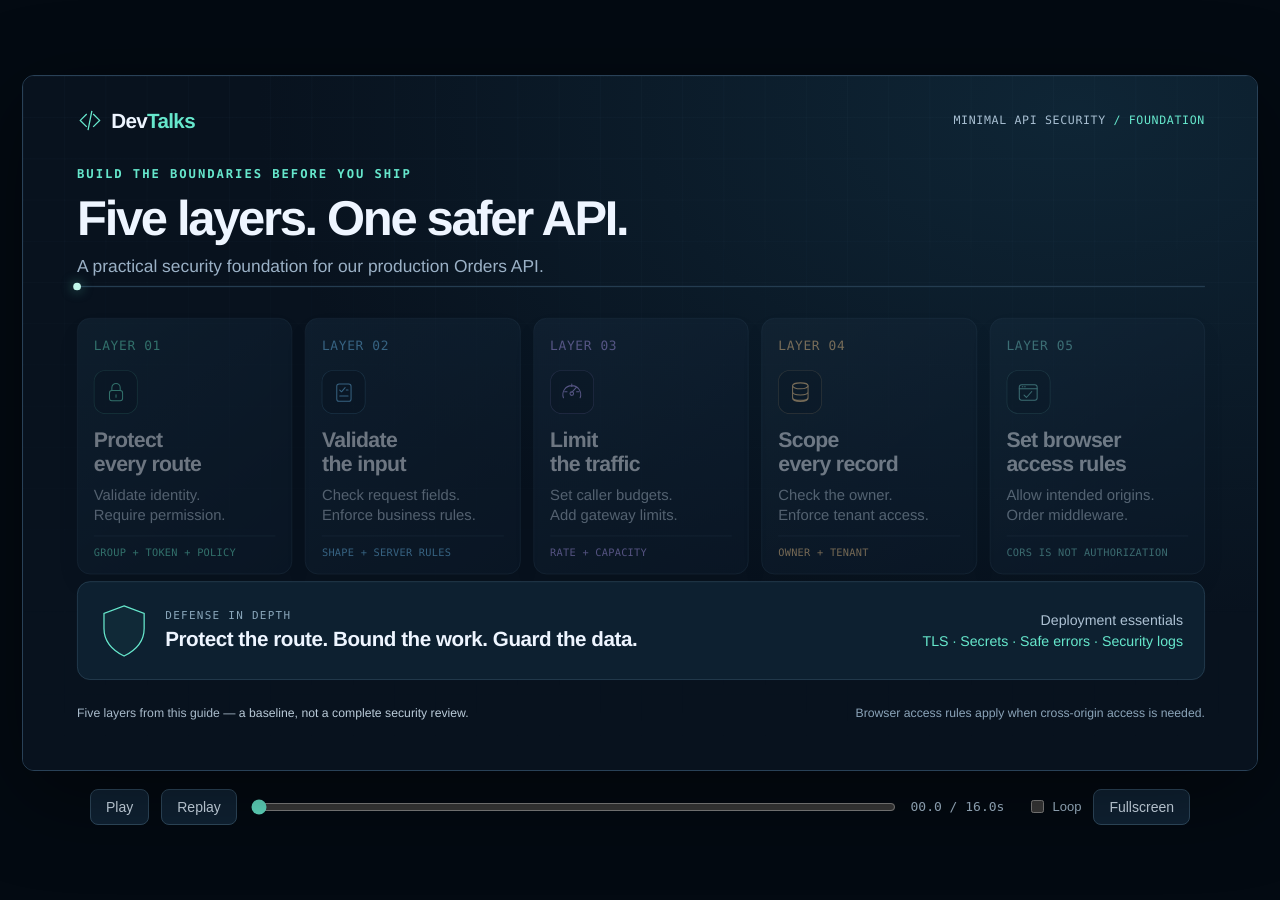
<file: src/input/assets/demos/minimal-api-security-layers.html>
<!doctype html>
<html lang="en">
<head>
<meta charset="utf-8">
<meta name="viewport" content="width=device-width, initial-scale=1">
<title>DevTalks — Five security layers</title>
<style>
:root{color-scheme:dark;font-family:'Segoe UI Variable','Segoe UI',Arial,sans-serif;color:#eef5ff;background:#030a12;font-synthesis:none}*{box-sizing:border-box}body{margin:0}button,input{font:inherit}button{cursor:pointer}button:focus-visible,input:focus-visible{outline:2px solid #66e7cc;outline-offset:4px}.app{min-height:100vh;display:flex;flex-direction:column;align-items:center;justify-content:center;padding:22px;gap:18px}.viewport{position:relative;overflow:hidden;flex:none;border:1px solid #294157;border-radius:12px;background:#08121e;box-shadow:0 24px 90px #0007}#stage{position:absolute;left:0;top:0;width:1920px;height:1080px;transform-origin:top left;overflow:hidden;background:radial-gradient(ellipse at 85% 5%,#13324599,transparent 55%),#08121e;-webkit-font-smoothing:antialiased;text-rendering:geometricPrecision}.grid{position:absolute;inset:0;background-image:linear-gradient(#94bde107 1px,transparent 1px),linear-gradient(90deg,#94bde107 1px,transparent 1px);background-size:64px 64px;mask-image:linear-gradient(#000,transparent)}.masthead{position:absolute;top:49px;left:84px;right:84px;display:flex;align-items:center;justify-content:space-between}.brand{font-size:32px;font-weight:750;letter-spacing:-1px;display:flex;gap:13px;align-items:center}.brand em{font-style:normal;color:#66e7cc;margin-left:-13px}.brand svg{width:40px;height:40px;fill:none;stroke:#66e7cc;stroke-width:2}.meta{font:18px Consolas,monospace;color:#a8bfd2;letter-spacing:1px}.meta b{color:#66e7cc;font-weight:400}.intro{position:absolute;top:142px;left:84px}.eyebrow{font:600 19px Consolas,monospace;letter-spacing:3px;color:#66e7cc}.intro h1{font-size:76px;letter-spacing:-3.6px;line-height:1.1;margin:16px 0}.intro p{font-size:27px;color:#9bb1c6;margin:0}.cards{position:absolute;left:84px;right:84px;top:354px;display:grid;grid-template-columns:repeat(5,minmax(0,1fr));gap:20px}.card{position:relative;height:398px;padding:27px 25px;border:1px solid #2c455c;border-radius:20px;background:linear-gradient(145deg,#14283b,#0c1b2c);overflow:hidden;opacity:1;transform:translateY(0);box-shadow:0 18px 40px #0002}.card:before{content:'';position:absolute;inset:0;background:linear-gradient(140deg,var(--accent),transparent 60%);opacity:var(--wash,0)}.card:after{content:'';position:absolute;inset:0;border-radius:20px;border:2px solid var(--accent);opacity:var(--edge,0);pointer-events:none}.card>*{position:relative}.card-top{display:flex;align-items:center;justify-content:space-between}.number{font:20px Consolas,monospace;color:var(--accent);letter-spacing:1px}.check{width:29px;height:29px;opacity:0;color:var(--accent)}.icon{display:grid;place-items:center;width:68px;height:68px;margin:24px 0 21px;border:1px solid color-mix(in srgb,var(--accent) 35%,transparent);border-radius:18px;color:var(--accent);background:#07132066}.icon svg{width:37px;height:37px;fill:none;stroke:currentColor;stroke-width:1.7;stroke-linecap:round;stroke-linejoin:round}.card h2{font-size:33px;letter-spacing:-1px;line-height:1.13;margin:0 0 15px;font-weight:650}.card p{font-size:23px;color:#b2c4d6;line-height:1.38;margin:0}.tag{position:absolute;left:25px;bottom:24px;font:16px Consolas,monospace;color:var(--accent);border-top:1px solid #294157;padding-top:15px;right:25px;letter-spacing:.4px}.rail{position:absolute;left:84px;top:326px;width:1752px;height:2px;background:#243c50}.rail-fill{height:100%;width:0;background:linear-gradient(90deg,#66e7cc,#71c8ff,#b6a5ff,#ffd496,#79d6d2)}.rail-dot{position:absolute;top:-5px;width:12px;height:12px;background:#c2f7eb;border-radius:50%;box-shadow:0 0 18px #66e7cc88}.foundation{position:absolute;left:84px;right:84px;top:785px;height:153px;border:1px solid #304b60;border-radius:20px;background:#0d2030;display:flex;align-items:center;padding:0 33px;gap:25px}.shield{position:relative;width:78px;height:88px;color:#66e7cc;flex:none}.shield svg{width:100%;height:100%;fill:#66e7cc0b;stroke:currentColor;stroke-width:2}.foundation small{font:17px Consolas,monospace;letter-spacing:2px;color:#89a6ba}.foundation h3{font-size:32px;letter-spacing:-.7px;margin:8px 0 0;font-weight:600}.baseline{margin-left:auto;text-align:right;font-size:22px;line-height:1.5;color:#adc1d3}.baseline span{color:#66e7cc}.footer{position:absolute;left:84px;right:84px;top:980px;display:flex;justify-content:space-between;font-size:19px;color:#8ba4b9}.footer .scope{color:#a8baca}.footer strong{color:#b9cad8;font-weight:500}.player{width:min(100%,1100px);display:flex;align-items:center;gap:12px;color:#a8bfd2;font-size:14px}.player button{border:1px solid #304b60;border-radius:8px;color:#d9e8f6;background:#102335;padding:9px 15px;white-space:nowrap}.player button:hover{background:#1b384c}.player input[type=range]{flex:1;min-width:70px;accent-color:#66e7cc}.clock{font:13px Consolas,monospace;min-width:105px}.loop{display:flex;gap:5px;align-items:center;white-space:nowrap;font-size:13px}.capture .app,:fullscreen .app{padding:0;gap:0}.capture .player,:fullscreen .player{display:none}.capture .viewport,:fullscreen .viewport{border:0;border-radius:0;box-shadow:none}.capture body{background:#08121e}@media(max-width:700px){.app{padding:10px}.player{flex-wrap:wrap}.player input[type=range]{order:5;flex-basis:100%}.loop{margin-left:auto}}
</style>
</head>
<body>
<div class="app">
<div class="viewport" id="viewport" aria-label="Animated overview of five Minimal API security layers">
<main id="stage">
<div class="grid" aria-hidden="true"></div>
<header class="masthead"><div class="brand"><svg viewBox="0 0 40 40" aria-hidden="true"><path d="M15 10 5 20l10 10m10-20 10 10-10 10M23 5l-6 30"/></svg>Dev<em>Talks</em></div><div class="meta">MINIMAL API SECURITY <b>/ FOUNDATION</b></div></header>
<div class="intro"><div class="eyebrow">BUILD THE BOUNDARIES BEFORE YOU SHIP</div><h1>Five layers. One safer API.</h1><p>A practical security foundation for our production Orders API.</p></div>
<div class="rail" aria-hidden="true"><div class="rail-fill"></div><div class="rail-dot"></div></div>
<section class="cards" aria-label="Five security layers">
<article class="card" style="--accent:#66e7cc"><div class="card-top"><span class="number">LAYER 01</span><svg class="check" viewBox="0 0 28 28" fill="none" stroke="currentColor" stroke-width="2"><circle cx="14" cy="14" r="12"/><path d="m8 14 4 4 8-9"/></svg></div><div class="icon"><svg viewBox="0 0 40 40"><rect x="9" y="17" width="22" height="17" rx="4"/><path d="M13 17v-5a7 7 0 0 1 14 0v5M20 24v4"/></svg></div><h2>Protect<br>every route</h2><p>Validate identity.<br>Require permission.</p><div class="tag">GROUP + TOKEN + POLICY</div></article>
<article class="card" style="--accent:#71c8ff"><div class="card-top"><span class="number">LAYER 02</span><svg class="check" viewBox="0 0 28 28" fill="none" stroke="currentColor" stroke-width="2"><circle cx="14" cy="14" r="12"/><path d="m8 14 4 4 8-9"/></svg></div><div class="icon"><svg viewBox="0 0 40 40"><rect x="8" y="6" width="24" height="29" rx="4"/><path d="m13 16 3 3 6-7M13 26h14M24 16h3"/></svg></div><h2>Validate<br>the input</h2><p>Check request fields.<br>Enforce business rules.</p><div class="tag">SHAPE + SERVER RULES</div></article>
<article class="card" style="--accent:#b6a5ff"><div class="card-top"><span class="number">LAYER 03</span><svg class="check" viewBox="0 0 28 28" fill="none" stroke="currentColor" stroke-width="2"><circle cx="14" cy="14" r="12"/><path d="m8 14 4 4 8-9"/></svg></div><div class="icon"><svg viewBox="0 0 40 40"><path d="M6 29a15 15 0 1 1 28 0M20 20l8-9M8 19h4M28 19h4M20 6v4"/><circle cx="20" cy="22" r="3"/></svg></div><h2>Limit<br>the traffic</h2><p>Set caller budgets.<br>Add gateway limits.</p><div class="tag">RATE + CAPACITY</div></article>
<article class="card" style="--accent:#ffd496"><div class="card-top"><span class="number">LAYER 04</span><svg class="check" viewBox="0 0 28 28" fill="none" stroke="currentColor" stroke-width="2"><circle cx="14" cy="14" r="12"/><path d="m8 14 4 4 8-9"/></svg></div><div class="icon"><svg viewBox="0 0 40 40"><ellipse cx="20" cy="9" rx="13" ry="5"/><path d="M7 9v21c0 7 26 7 26 0V9M7 19c0 7 26 7 26 0M7 28c0 7 26 7 26 0"/></svg></div><h2>Scope<br>every record</h2><p>Check the owner.<br>Enforce tenant access.</p><div class="tag">OWNER + TENANT</div></article>
<article class="card" style="--accent:#79d6d2"><div class="card-top"><span class="number">LAYER 05</span><svg class="check" viewBox="0 0 28 28" fill="none" stroke="currentColor" stroke-width="2"><circle cx="14" cy="14" r="12"/><path d="m8 14 4 4 8-9"/></svg></div><div class="icon"><svg viewBox="0 0 40 40"><rect x="5" y="7" width="30" height="26" rx="4"/><path d="M5 14h30M10 10.5h1M14 10.5h1m-2 14 4 4 9-10"/></svg></div><h2>Set browser<br>access rules</h2><p>Allow intended origins.<br>Order middleware.</p><div class="tag">CORS IS NOT AUTHORIZATION</div></article>
</section>
<section class="foundation"><div class="shield" aria-hidden="true"><svg viewBox="0 0 80 90"><path d="M40 5 72 17v24c0 22-16 36-32 44C24 77 8 63 8 41V17Z"/><path id="shieldCheck" d="m23 44 12 12 23-26" fill="none" stroke-width="4" stroke-linecap="round" stroke-linejoin="round"/></svg></div><div><small>DEFENSE IN DEPTH</small><h3>Protect the route. Bound the work. Guard the data.</h3></div><div class="baseline">Deployment essentials<br><span>TLS · Secrets · Safe errors · Security logs</span></div></section>
<footer class="footer"><span class="scope">Five layers from this guide — <strong>a baseline, not a complete security review.</strong></span><span>Browser access rules apply when cross-origin access is needed.</span></footer>
</main>
</div>
<nav class="player" aria-label="Animation playback controls"><button id="play" aria-label="Play animation">Play</button><button id="restart">Replay</button><input id="seek" type="range" min="0" max="16" value="0" step="0.01" aria-label="Animation position"><span class="clock" id="clock">00.0 / 16.0s</span><label class="loop"><input type="checkbox" id="loop"> Loop</label><button id="fullscreen">Fullscreen</button></nav>
</div>
<script>
/* Standalone insert for the existing guide, not a universal security audit.
   References: https://learn.microsoft.com/aspnet/core/security/cors
   https://learn.microsoft.com/aspnet/core/security/authorization/resourcebased */
(()=>{'use strict';
const params=new URLSearchParams(location.search),capture=params.get('capture')==='1';
document.documentElement.classList.toggle('capture',capture);
const stage=document.getElementById('stage'),viewport=document.getElementById('viewport'),cards=[...document.querySelectorAll('.card')];
const playButton=document.getElementById('play'),seekInput=document.getElementById('seek'),clock=document.getElementById('clock'),loop=document.getElementById('loop');
const duration=16;let time=0,playing=false,last=0;
const clamp=(v,min=0,max=1)=>Math.min(max,Math.max(min,v));
const ease=v=>1-Math.pow(1-clamp(v),3);
function resize(){const bare=capture||!!document.fullscreenElement;const w=Math.min(1920,innerWidth-(bare?0:44),(innerHeight-(bare?0:105))*16/9);viewport.style.width=Math.max(100,w)+'px';viewport.style.height=Math.max(100,w)*9/16+'px';stage.style.transform=`scale(${Math.max(100,w)/1920})`;}
function render(value){time=clamp(Number.isFinite(value)?value:0,0,duration);cards.forEach((card,i)=>{const start=.5+i*1.9,entry=ease((time-start)/.75),focus=clamp((time-start)/.4)*(1-clamp((time-start-1.45)/.6));card.style.opacity=String(.44+.56*entry);card.style.transform=`translateY(${(1-entry)*22}px)`;card.style.setProperty('--wash',String(.025+.07*focus));card.style.setProperty('--edge',String(.1*entry+.58*focus));card.querySelector('.check').style.opacity=String(ease((time-start-.7)/.4));});const progress=clamp((time-.5)/8.4);document.querySelector('.rail-fill').style.width=progress*100+'%';document.querySelector('.rail-dot').style.left=`calc(${progress*100}% - 6px)`;document.querySelector('.rail-dot').style.opacity=time<10?1:0;document.getElementById('shieldCheck').style.opacity=String(ease((time-9)/1.1));document.querySelector('.foundation').style.borderColor=time>=10?'#3c756c':'#304b60';seekInput.value=String(time);clock.textContent=`${time.toFixed(1).padStart(4,'0')} / 16.0s`;}
function pause(){playing=false;playButton.textContent='Play';playButton.setAttribute('aria-label','Play animation');}
function play(){if(time>=duration)render(0);playing=true;last=performance.now();playButton.textContent='Pause';playButton.setAttribute('aria-label','Pause animation');}
function tick(now){if(playing){const next=time+(now-last)/1000;if(next>=duration){if(loop.checked)render(next%duration);else{render(duration);pause();}}else render(next);}last=now;requestAnimationFrame(tick);}
playButton.addEventListener('click',()=>playing?pause():play());document.getElementById('restart').addEventListener('click',()=>{render(0);play();});seekInput.addEventListener('input',()=>{pause();render(Number(seekInput.value));});document.getElementById('fullscreen').addEventListener('click',async()=>{try{if(document.fullscreenElement)await document.exitFullscreen();else await document.documentElement.requestFullscreen();}catch{pause();}});
document.addEventListener('keydown',e=>{if(e.target instanceof HTMLInputElement||e.target instanceof HTMLButtonElement)return;if(e.code==='Space'){e.preventDefault();playing?pause():play();}if(e.key.toLowerCase()==='r'){render(0);play();}if(e.key==='ArrowRight'||e.key==='ArrowLeft'){e.preventDefault();pause();render(time+(e.key==='ArrowRight'?1:-1));}});
window.addEventListener('resize',resize);document.addEventListener('fullscreenchange',resize);
window.animationAPI={duration,width:1920,height:1080,seek:render,play,pause,getState:()=>({time,playing,duration}),scenes:[{title:'Five security layers',start:0,end:16,duration:16}]};
resize();render(Number(params.get('time')||0));requestAnimationFrame(tick);if(!capture&&params.get('autoplay')==='1'&&!matchMedia('(prefers-reduced-motion: reduce)').matches)play();
})();
</script>
</body>
</html>
</file>
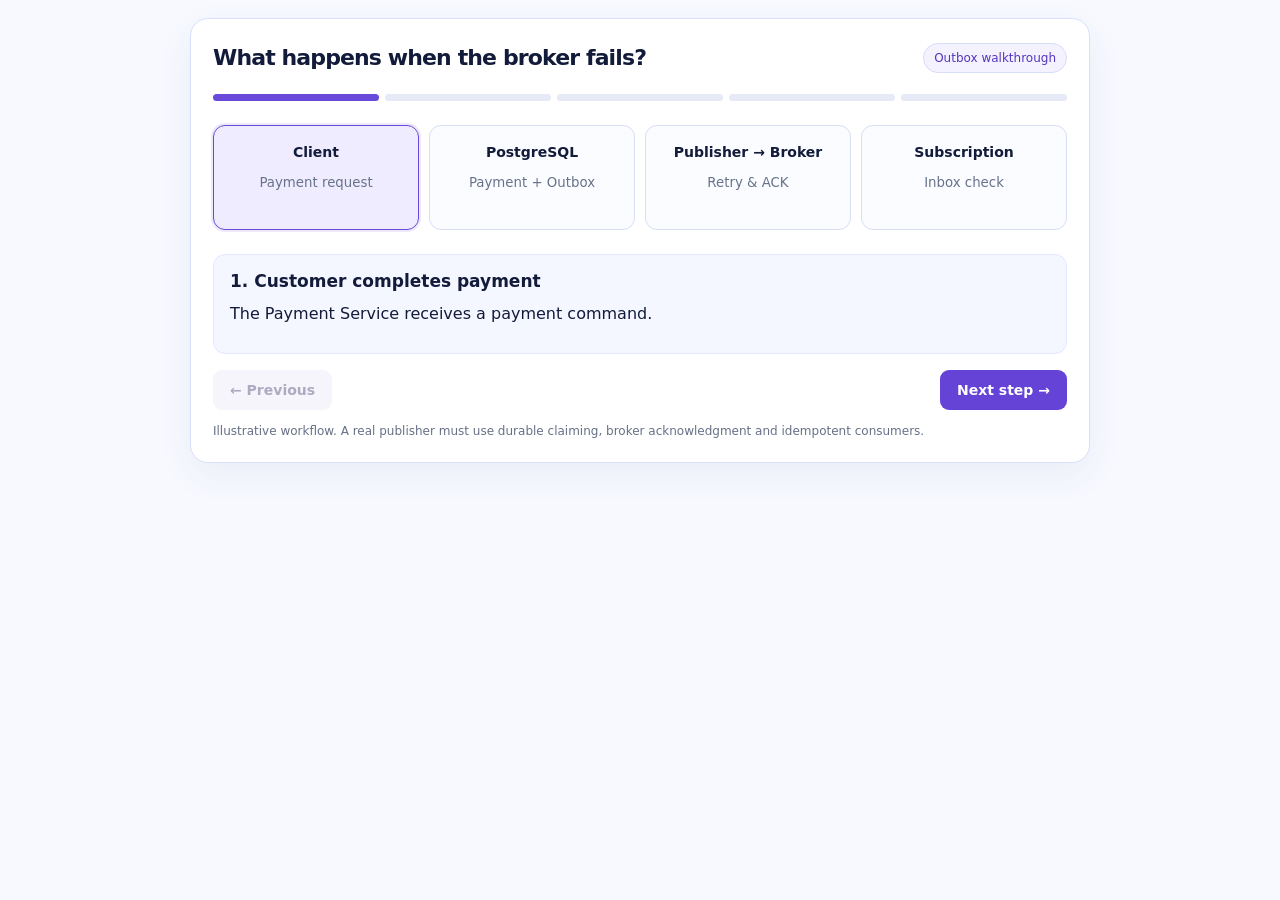
<file: src/input/assets/demos/outbox-workflow.html>
<!doctype html>
<html lang="en"><head><meta charset="utf-8"><meta name="viewport" content="width=device-width,initial-scale=1"><title>Transactional Outbox: interactive walkthrough</title>
<style>
:root{color-scheme:light;font:16px/1.5 system-ui,-apple-system,Segoe UI,sans-serif;background:#f7f9ff;color:#121b39}*{box-sizing:border-box}body{margin:0;padding:18px}.demo{max-width:900px;margin:auto;border:1px solid #d9e1fa;border-radius:18px;background:#fff;padding:22px;box-shadow:0 12px 34px #263c7310}header{display:flex;flex-wrap:wrap;align-items:center;justify-content:space-between;gap:8px}h1{font-size:22px;letter-spacing:-.04em;margin:0}.tag{font-size:12px;border:1px solid #d7ddf7;background:#f4f2ff;color:#5635be;border-radius:99px;padding:5px 10px}.steps{display:flex;gap:6px;margin:20px 0}.steps span{height:7px;flex:1;border-radius:20px;background:#e6e9f6}.steps span.on{background:#6949d9}.flow{display:grid;grid-template-columns:repeat(4,1fr);gap:10px;margin:24px 0}.node{border:1px solid #d6def4;border-radius:12px;text-align:center;padding:16px 7px;min-height:105px;background:#fbfcff}.node b{display:block;font-size:14px}.node small{display:block;color:#67738a;margin-top:10px}.node.active{background:#f0ecff;border-color:#6949d9;box-shadow:0 0 0 2px #6949d91f}.node.good{background:#e9fff5;border-color:#21a875}.node.bad{background:#fff0f1;border-color:#e35465}.detail{background:#f4f7ff;border:1px solid #e2e8ff;border-radius:12px;padding:14px 16px;min-height:100px}h2{font-size:17px;margin:0 0 7px}p{margin:0}nav{display:flex;justify-content:space-between;gap:10px;margin-top:16px}button{cursor:pointer;background:#6443d6;color:#fff;border:0;border-radius:9px;padding:12px 17px;font:600 14px system-ui}button.secondary{background:#eae7f7;color:#342d66}button:disabled{opacity:.4;cursor:default}.foot{color:#667086;font-size:12px;margin-top:12px}@media(max-width:540px){body{padding:6px}.demo{padding:14px}.flow{grid-template-columns:repeat(2,1fr)}h1{font-size:19px}}
</style></head><body><main class="demo"><header><h1>What happens when the broker fails?</h1><span class="tag">Outbox walkthrough</span></header><div class="steps" id="progress" aria-label="Step progress"></div><section class="flow" id="flow" aria-label="System components"></section><section class="detail" aria-live="polite"><h2 id="heading"></h2><p id="description"></p></section><nav><button class="secondary" id="prev">← Previous</button><button id="next">Next step →</button></nav><p class="foot">Illustrative workflow. A real publisher must use durable claiming, broker acknowledgment and idempotent consumers.</p></main>
<script>
const states=[
{title:'1. Customer completes payment',desc:'The Payment Service receives a payment command.',active:0},
{title:'2. One atomic database commit',desc:'The Payment row and the OutboxMessage row are persisted in the same PostgreSQL transaction. Neither can commit independently.',active:1,good:[1]},
{title:'3. Message broker is unavailable',desc:'Publishing fails, but the event is durable in the Outbox table. No payment data is lost.',active:2,bad:[2],good:[1]},
{title:'4. Worker retries safely',desc:'After backoff, an outbox worker claims the row and publishes the event. The row is marked published only after broker acknowledgement.',active:2,good:[1,2]},
{title:'5. Consumer handles the event',desc:'The Subscription Service activates access and records the MessageId atomically. A duplicate delivery is ignored.',active:3,good:[1,2,3]}
];
const nodes=[['Client','Payment request'],['PostgreSQL','Payment + Outbox'],['Publisher → Broker','Retry & ACK'],['Subscription','Inbox check']];let index=0;
function render(){const s=states[index];document.querySelector('#progress').innerHTML=states.map((_,i)=>`<span class="${i<=index?'on':''}"></span>`).join('');document.querySelector('#flow').innerHTML=nodes.map((n,i)=>`<div class="node ${s.active===i?'active':s.bad?.includes(i)?'bad':s.good?.includes(i)?'good':''}"><b>${n[0]}</b><small>${n[1]}</small></div>`).join('');document.querySelector('#heading').textContent=s.title;document.querySelector('#description').textContent=s.desc;document.querySelector('#prev').disabled=index===0;document.querySelector('#next').textContent=index===states.length-1?'Replay ↻':'Next step →';}
document.querySelector('#prev').addEventListener('click',()=>{index=Math.max(0,index-1);render()});document.querySelector('#next').addEventListener('click',()=>{index=(index+1)%states.length;render()});render();
</script></body></html>
</file>
